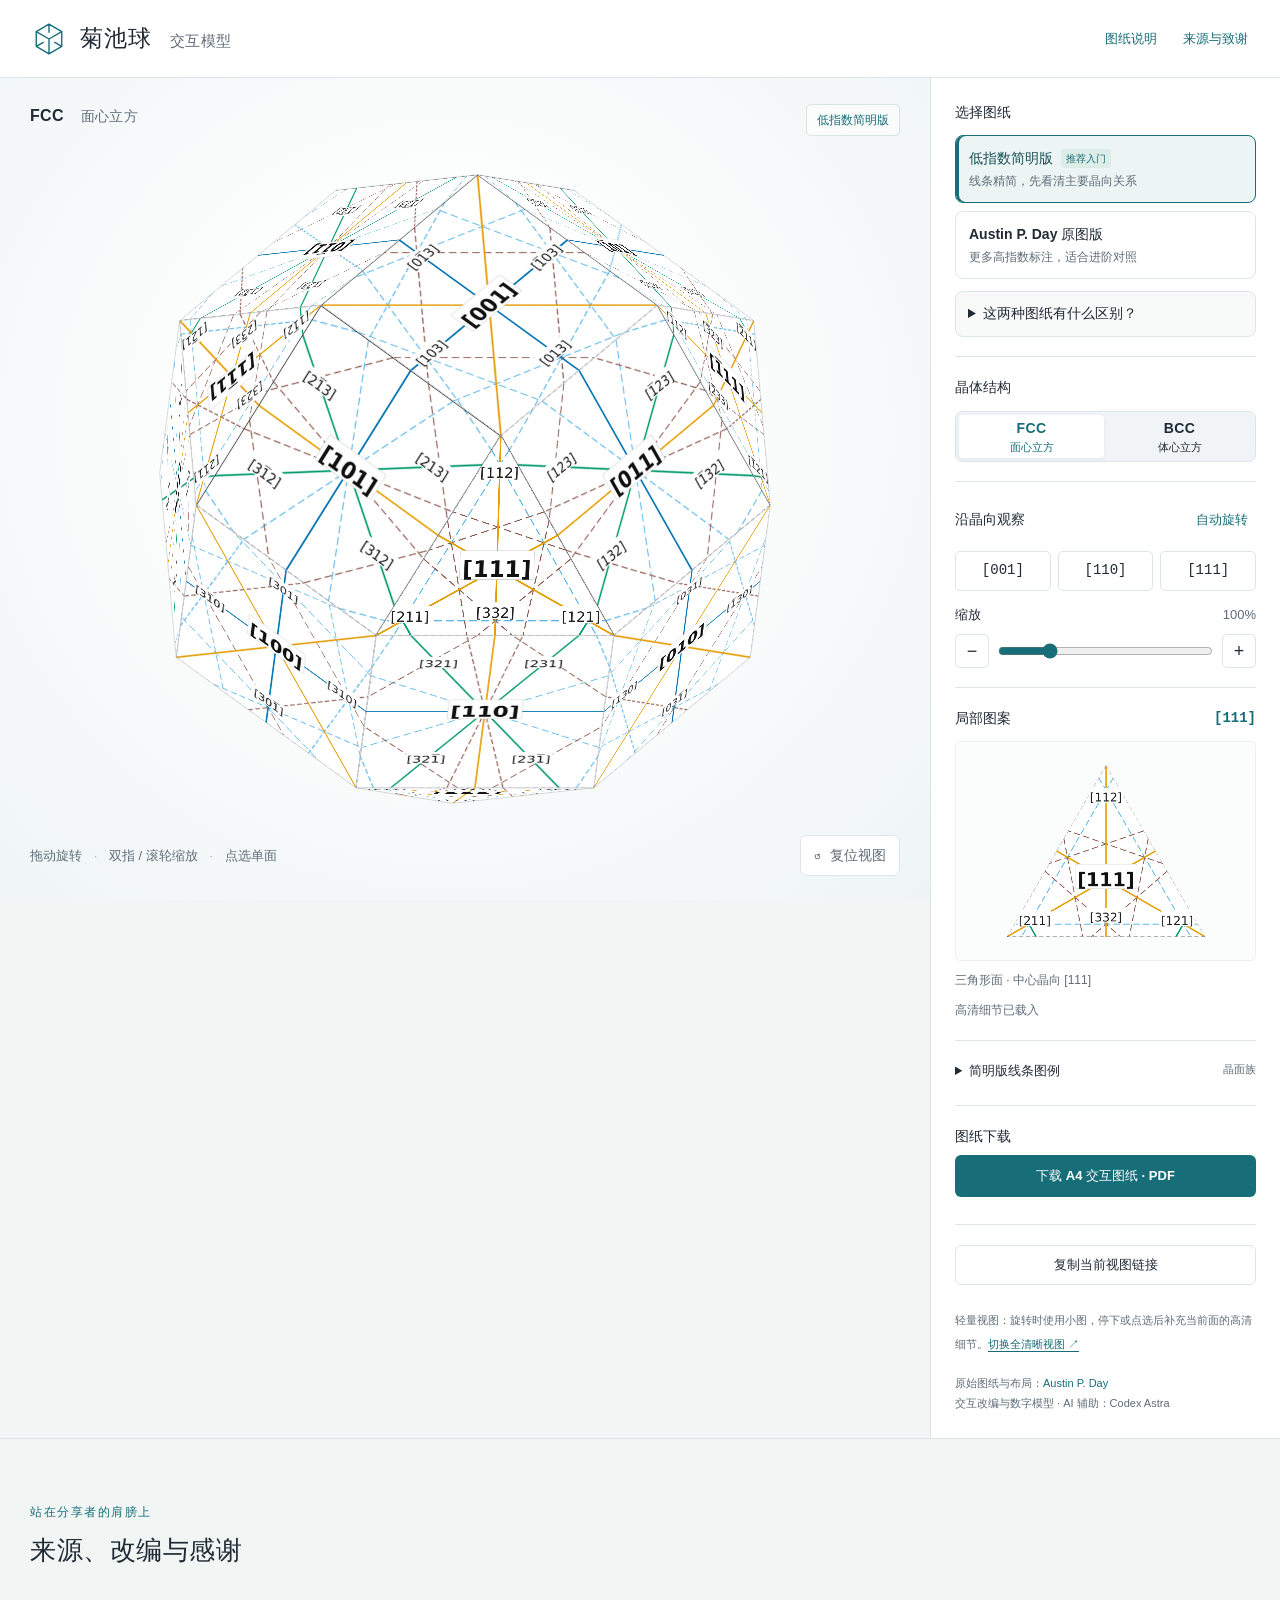
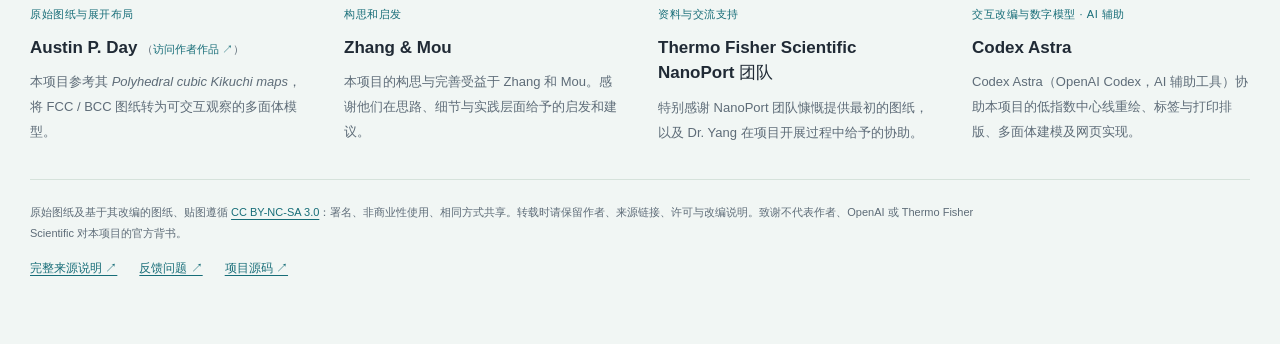
<file: index.html>
<!doctype html>
<html lang="zh-CN">
<head>
  <meta charset="utf-8">
  <meta name="apple-mobile-web-app-title" content="菊池球">
  <link rel="apple-touch-icon" sizes="180x180" href="assets/icons/apple-touch-icon-v4-preview.png">
  <link rel="icon" type="image/png" sizes="32x32" href="assets/icons/favicon-32-v4-preview.png">
  <meta name="viewport" content="width=device-width, initial-scale=1">
  <meta name="description" content="从低指数简明版开始，旋转观察 FCC / BCC 菊池球，再用 Austin P. Day 原图探索更多晶带轴。">
  <script>location.replace('index-lite.html' + location.search + location.hash);</script>
  <title>菊池球 · FCC / BCC 交互模型</title>
</head>
<body><p><a href="index-lite.html">打开菊池球数字交互模型</a></p></body>
</html>
</file>
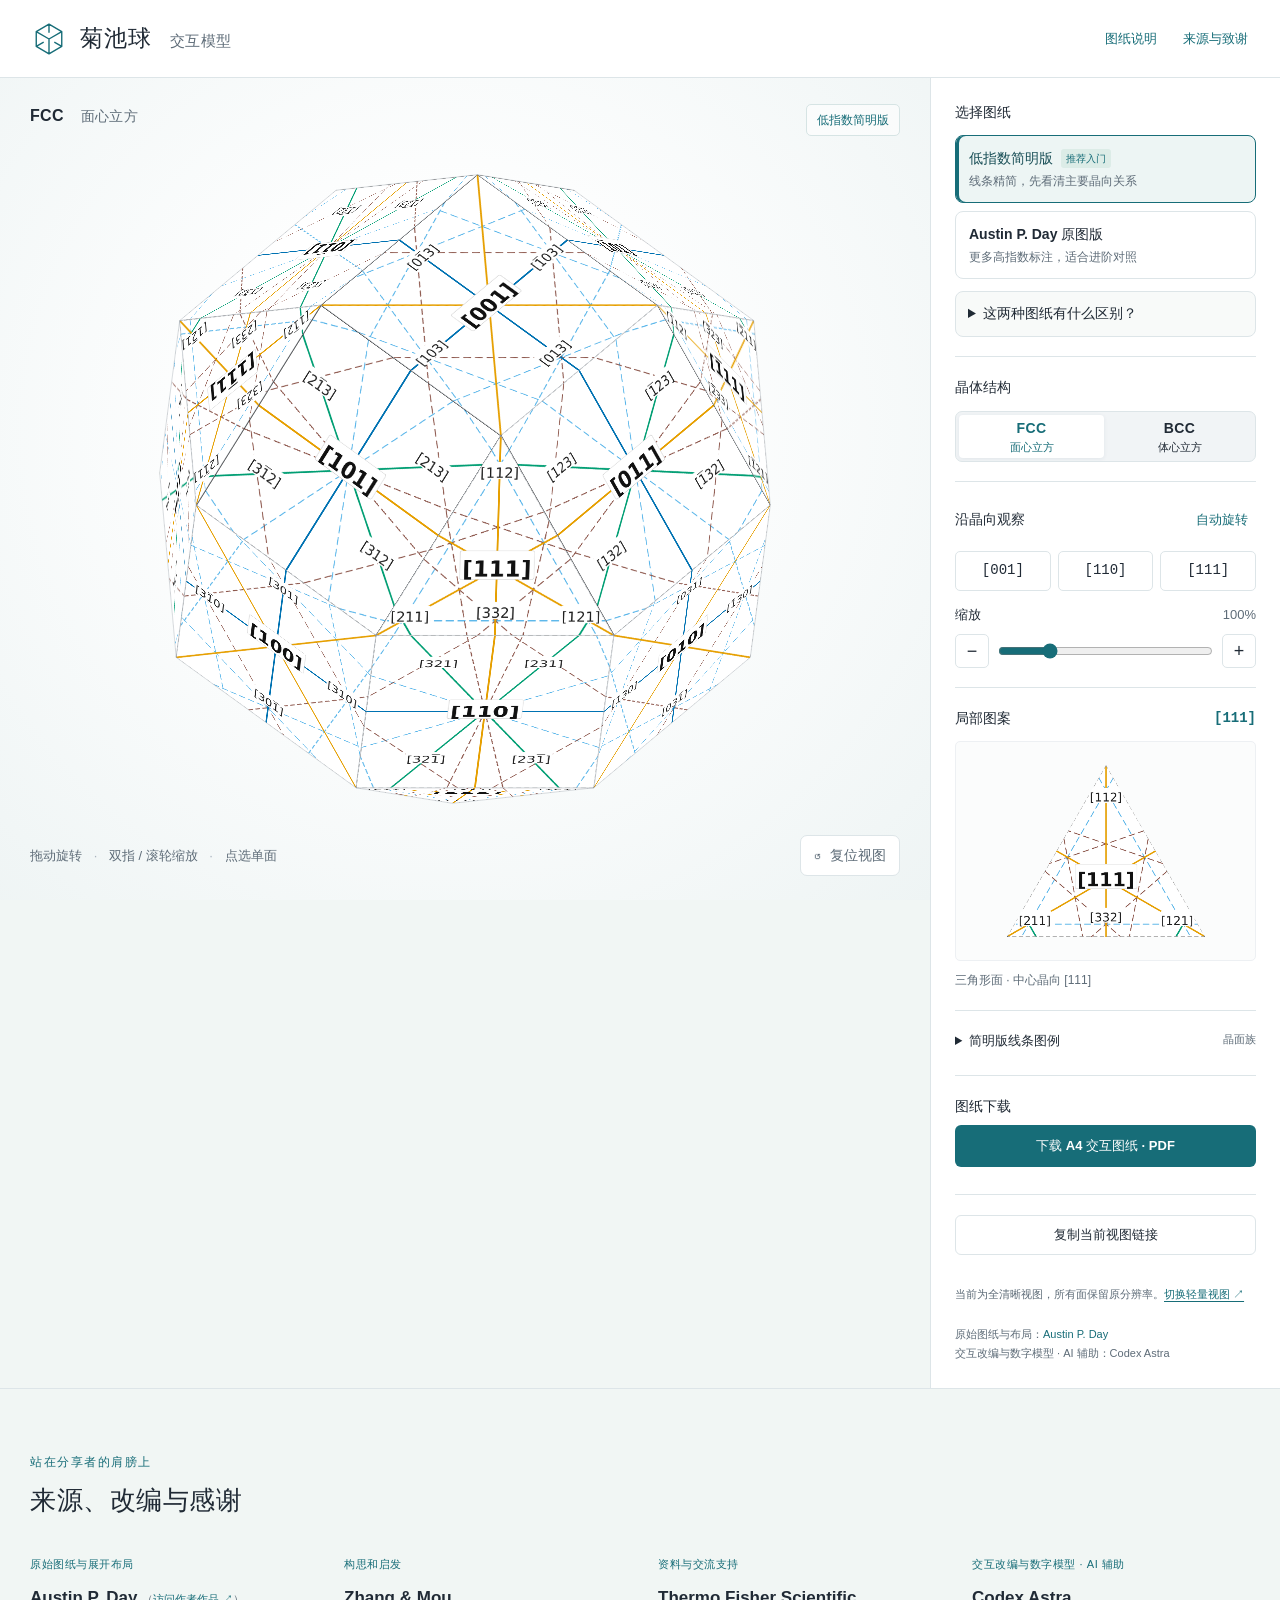
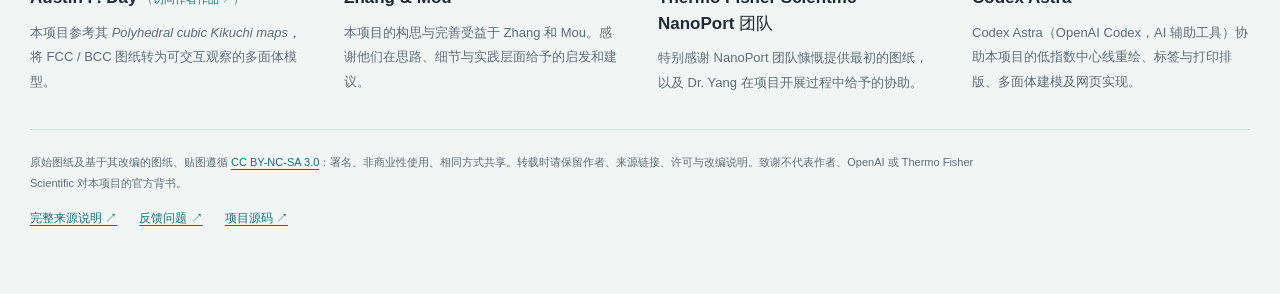
<file: index-drawings.html>
<!doctype html>
<html lang="zh-CN">
<head>
  <meta charset="utf-8">
  <meta name="apple-mobile-web-app-title" content="菊池球">
  <link rel="apple-touch-icon" sizes="180x180" href="assets/icons/apple-touch-icon-v4-preview.png">
  <link rel="icon" type="image/png" sizes="32x32" href="assets/icons/favicon-32-v4-preview.png">
  <meta name="viewport" content="width=device-width, initial-scale=1">
  <meta name="description" content="旋转观察 FCC / BCC 菊池球，从低指数简明版理解晶带轴与晶面族，再用 Austin P. Day 原图版探索更多高指数标注。支持单面查看、视图分享与 A4 图纸下载。">
  <meta name="theme-color" content="#176d78">
  <meta property="og:title" content="菊池球 · FCC / BCC 交互模型">
  <meta property="og:description" content="从低指数简明版开始，在同一视角对照 FCC / BCC 与 Austin P. Day 原图。免费在线交互工具。">
  <meta property="og:type" content="website">
  <title>菊池球 · FCC / BCC 交互模型</title>
  <link rel="stylesheet" href="style.css?v=20260909-stats1">
  <script src="model-drawings.js" defer></script>
  <script src="model-lite.js" defer></script>
  <script src="preview.js?v=1" defer></script>
  <script src="viewer-drawings.js?v=20260909-wording1" defer></script>
  <script src="usage-stats.js?v=20260911-retry1" defer></script>
</head>
<body class="teaching-app">
  <a class="skip-link" href="#controls">跳到模型控制</a>
  <header class="header">
    <div class="identity"><svg aria-hidden="true" viewBox="0 0 32 32"><path d="M16 2 28 9v14l-12 7L4 23V9Z M4 9l12 7 12-7M16 16v14M16 2v8M4 23l7-4M28 23l-7-4"/></svg><h1>菊池球<span>交互模型</span></h1></div>
    <nav aria-label="页面导航"><a href="#guide">图纸说明</a><a href="#credits">来源与致谢</a></nav>
  </header>
  <main>
    <section class="stage" aria-label="菊池球三维观察区">
      <div class="stage-top"><div><span class="model-tag" id="model-tag">FCC <span>面心立方</span></span></div><span class="edition-tag" id="edition-tag">低指数简明版</span></div>
      <canvas id="viewer" tabindex="0" aria-label="菊池球模型。拖动或按方向键旋转，滚轮或加减键缩放，点击表面查看图案，Home 键复位。也可在模型控制中选择晶向。" aria-busy="true"></canvas>
      <div id="loading" class="loading" role="status"><span id="loading-message">正在载入低指数简明版…</span><button id="retry" type="button" hidden>重新载入</button></div>
      <noscript><p class="loading">请启用 JavaScript 查看交互模型。也可在下方下载 A4 交互图纸。</p></noscript>
      <div class="stage-bottom"><span>拖动旋转 <i>·</i> 双指 / 滚轮缩放 <i>·</i> 点选单面</span><button id="reset" class="reset" type="button" title="快捷键 Home">↺ <span>复位视图</span></button></div>
    </section>
    <aside id="controls" class="panel" aria-label="模型观察控制" tabindex="-1">
      <section class="control-block edition-block">
        <div class="row"><h2>选择图纸</h2></div>
        <div class="edition-options" role="group" aria-label="选择图纸版本">
          <button type="button" data-edition="teaching" aria-pressed="true"><span class="edition-title">低指数简明版 <small>推荐入门</small></span><span class="edition-subtitle">线条精简，先看清主要晶向关系</span></button>
          <button type="button" data-edition="day" aria-pressed="false"><span class="edition-title">Austin P. Day 原图版</span><span class="edition-subtitle">更多高指数标注，适合进阶对照</span></button>
        </div>
        <details id="guide" class="reading-note"><summary>这两种图纸有什么区别？</summary><div><p><strong>低指数简明版（Strict）</strong>：从各分量绝对值不超过 3 的候选晶面中按 FCC / BCC 反射条件筛选，将共线的高次反射合并为中心线，并仅标注保留线条形成的部分晶带轴交点。它用于减少视觉负担，不是所有低指数晶向的完整目录。</p><p><strong>Austin P. Day 原图版</strong>：保留所提供图纸中更丰富的线条、色彩与高指数标注。当前 BCC 原图分辨率较低，放大后清晰度受源图限制；可访问作者的作品页面查阅原始资料。</p><p>模型由 18 个正方形面与 8 个三角形面组成，展示预先绘制的图案，不实时计算衍射花样、晶格常数或菊池带强度。</p></div></details>
      </section>
      <section class="control-block crystal-block">
        <h2>晶体结构</h2>
        <div class="segmented" role="group" aria-label="选择晶体类型"><button type="button" data-model="FCC" aria-pressed="true">FCC <span>面心立方</span></button><button type="button" data-model="BCC" aria-pressed="false">BCC <span>体心立方</span></button></div>
      </section>
      <section class="control-block view-block">
        <div class="row"><h2>沿晶向观察</h2><button type="button" id="spin" class="text-button" aria-pressed="false">自动旋转</button></div>
        <div class="views" role="group" aria-label="观察方向"><button type="button" data-view="001" aria-pressed="false">[001]</button><button type="button" data-view="110" aria-pressed="false">[110]</button><button type="button" data-view="111" aria-pressed="false">[111]</button></div>
        <div class="row zoom-row"><label for="zoom">缩放</label><output for="zoom" id="zoom-value">100%</output></div>
        <div class="zoom-control"><button id="zoom-out" aria-label="缩小" type="button">−</button><input id="zoom" type="range" min="55" max="260" step="1" value="100" aria-label="模型缩放比例"><button id="zoom-in" aria-label="放大" type="button">+</button></div>
      </section>
      <section class="control-block face-block">
        <div class="row"><h2>局部图案</h2><span id="face-label" class="face-label">—</span></div>
        <div class="face-preview"><canvas id="face-preview" width="512" height="512" role="img" aria-label="所选晶向的图纸局部"></canvas></div>
        <label for="face-picker" hidden>选择晶向并转到对应面</label><select id="face-picker" disabled hidden><option>正在载入晶向…</option></select>
        <p class="detail" id="face-description">点选模型表面，查看对应的局部图案。</p>
      </section>
      <details id="legend-block" class="legend-block"><summary>简明版线条图例 <span>晶面族</span></summary><div id="legend" class="legend"></div><p class="detail">不同晶面族以颜色和线型区分。<br>晶向以 [uvw] 标注；数字上方的横杠表示该指数为负。</p></details>
      <section id="download-block" class="control-block download-block" aria-label="图纸与下载">
        <h2>图纸下载</h2><div id="source-links"><a class="download-link" href="source/reference.pdf" download="Kikuchi_FCC_BCC_LowIndex_A4.pdf" data-goatcounter-click="download-a4-pdf" data-goatcounter-title="A4 Kikuchi drawing PDF download" data-goatcounter-no-session="1">下载 A4 交互图纸 · PDF</a></div>
      </section>
      <div class="share-block"><button id="share" type="button">复制当前视图链接</button><span id="share-status" role="status"></span><input id="share-fallback" aria-label="当前视图链接，可手动复制" readonly hidden></div>
      <p class="render-note">当前为全清晰视图，所有面保留原分辨率。<a href="index-lite.html" id="render-mode-link">切换轻量视图 ↗</a></p>
      <p class="panel-credit">原始图纸与布局：<a href="#credits">Austin P. Day</a><br>交互改编与数字模型 · AI 辅助：Codex Astra</p>
    </aside>
  </main>
  <footer id="credits" class="credits-section" aria-labelledby="credits-title">
    <div class="section-intro"><p class="eyebrow">站在分享者的肩膀上</p><h2 id="credits-title">来源、改编与感谢</h2></div>
    <div class="credit-grid">
      <article><p class="credit-role">原始图纸与展开布局</p><h3>Austin P. Day <small class="credit-source">（<a href="https://www.thingiverse.com/thing:969758" target="_blank" rel="noopener" aria-label="查看 Austin P. Day 的作品与原始资料">访问作者作品 ↗</a>）</small></h3><p>本项目参考其 <em>Polyhedral cubic Kikuchi maps</em>，将 FCC / BCC 图纸转为可交互观察的多面体模型。</p></article>
      <article><p class="credit-role">构思和启发</p><h3>Zhang &amp; Mou</h3><p>本项目的构思与完善受益于 Zhang 和 Mou。感谢他们在思路、细节与实践层面给予的启发和建议。</p></article>
      <article><p class="credit-role">资料与交流支持</p><h3>Thermo Fisher Scientific NanoPort 团队</h3><p>特别感谢 NanoPort 团队慷慨提供最初的图纸，以及 Dr. Yang 在项目开展过程中给予的协助。</p></article>
      <article><p class="credit-role">交互改编与数字模型 · AI 辅助</p><h3>Codex Astra</h3><p>Codex Astra（OpenAI Codex，AI 辅助工具）协助本项目的低指数中心线重绘、标签与打印排版、多面体建模及网页实现。</p></article>
    </div>
    <div class="license-note"><p>原始图纸及基于其改编的图纸、贴图遵循 <a href="https://creativecommons.org/licenses/by-nc-sa/3.0/" target="_blank" rel="license noopener">CC BY-NC-SA 3.0</a>：署名、非商业性使用、相同方式共享。转载时请保留作者、来源链接、许可与改编说明。致谢不代表作者、OpenAI 或 Thermo Fisher Scientific 对本项目的官方背书。</p><a href="https://github.com/AbigaleLu/kikuchi-sphere-interactive/blob/main/ATTRIBUTION.md" target="_blank" rel="noopener">完整来源说明 ↗</a><a href="https://github.com/AbigaleLu/kikuchi-sphere-interactive/issues" target="_blank" rel="noopener">反馈问题 ↗</a><a href="https://github.com/AbigaleLu/kikuchi-sphere-interactive" target="_blank" rel="noopener">项目源码 ↗</a></div>
    <p class="usage-stats" id="usage-stats" hidden><span>轻量访问 <span data-usage-path="/kikuchi/lite">0</span></span> · <span>全清晰访问 <span data-usage-path="/kikuchi/full">0</span></span> · <span>图纸下载 <span data-usage-path="download-a4-pdf">0</span></span></p>
  </footer>
  <script data-goatcounter="https://abigalelu.goatcounter.com/count" data-goatcounter-settings='{"path":"/kikuchi/full"}' async src="https://gc.zgo.at/count.js"></script>
</body>
</html>
</file>
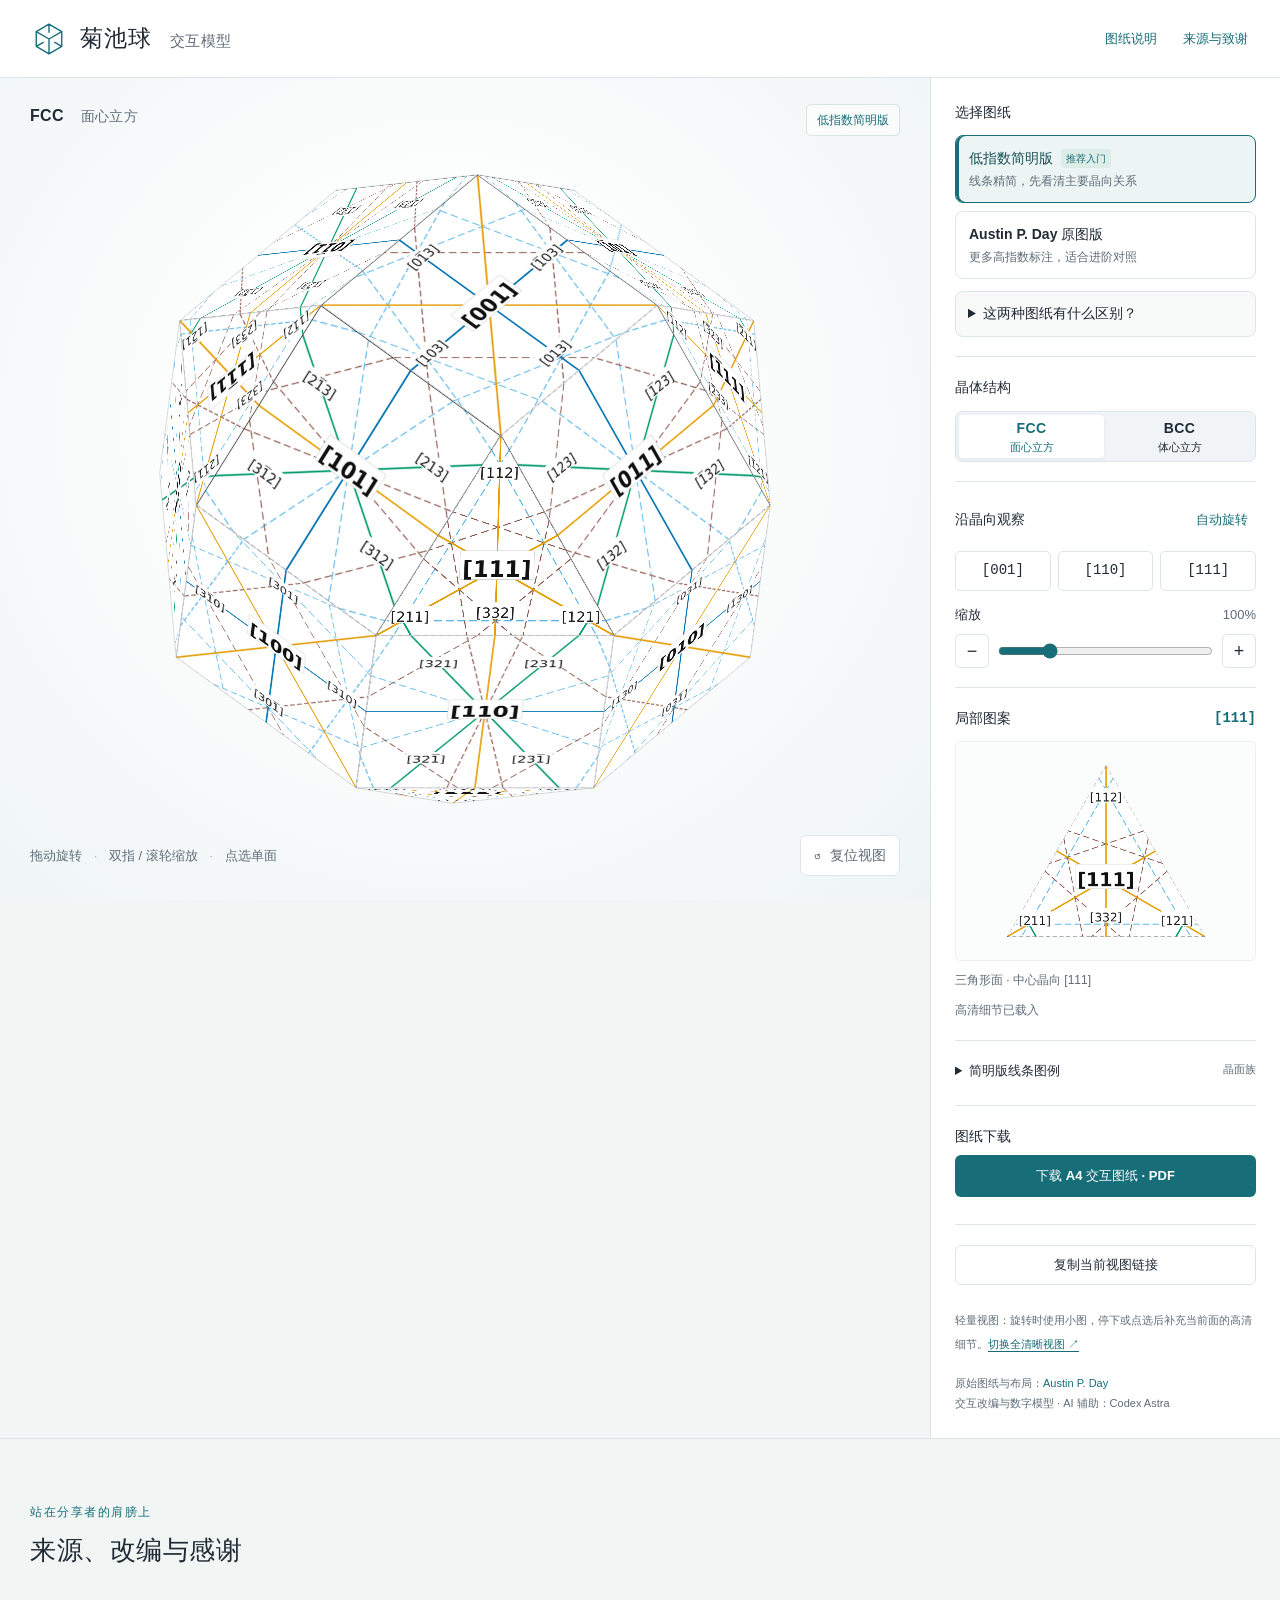
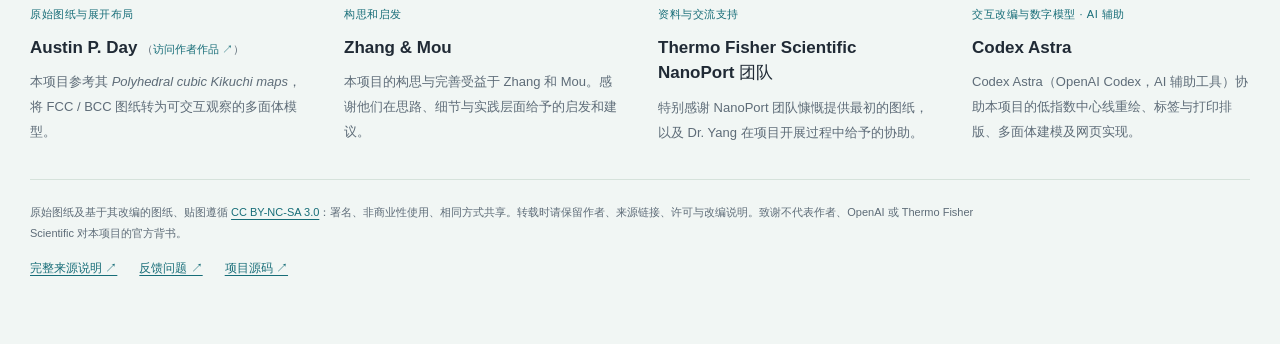
<file: index-lite.html>
<!doctype html>
<html lang="zh-CN">
<head>
  <meta charset="utf-8">
  <meta name="apple-mobile-web-app-title" content="菊池球">
  <link rel="apple-touch-icon" sizes="180x180" href="assets/icons/apple-touch-icon-v4-preview.png">
  <link rel="icon" type="image/png" sizes="32x32" href="assets/icons/favicon-32-v4-preview.png">
  <meta name="viewport" content="width=device-width, initial-scale=1">
  <meta name="description" content="旋转观察 FCC / BCC 菊池球，从低指数简明版理解晶带轴与晶面族，再用 Austin P. Day 原图版探索更多高指数标注。支持单面查看、视图分享与 A4 图纸下载。">
  <meta name="theme-color" content="#176d78">
  <meta property="og:title" content="菊池球 · FCC / BCC 交互模型">
  <meta property="og:description" content="从低指数简明版开始，在同一视角对照 FCC / BCC 与 Austin P. Day 原图。免费在线交互工具。">
  <meta property="og:type" content="website">
  <title>菊池球 · FCC / BCC 轻量交互模型</title>
  <link rel="stylesheet" href="style.css?v=20260909-stats1">
  <link rel="stylesheet" href="style-lite.css?v=20260910-progress1">
  <script src="model-drawings.js" defer></script>
  <script src="model-lite.js" defer></script>
  <script src="preview.js?v=1" defer></script>
  <script src="texture-loader-lite.js?v=20260910-progress1" defer></script>
  <script src="viewer-lite.js?v=20260910-progress2" defer></script>
  <script src="usage-stats.js?v=20260911-retry1" defer></script>
</head>
<body class="teaching-app lite-app">
  <a class="skip-link" href="#controls">跳到模型控制</a>
  <header class="header">
    <div class="identity"><svg aria-hidden="true" viewBox="0 0 32 32"><path d="M16 2 28 9v14l-12 7L4 23V9Z M4 9l12 7 12-7M16 16v14M16 2v8M4 23l7-4M28 23l-7-4"/></svg><h1>菊池球<span>交互模型</span></h1></div>
    <nav aria-label="页面导航"><a href="#guide">图纸说明</a><a href="#credits">来源与致谢</a></nav>
  </header>
  <main>
    <section class="stage" aria-label="菊池球三维观察区">
      <div class="stage-top"><div><span class="model-tag" id="model-tag">FCC <span>面心立方</span></span></div><span class="edition-tag" id="edition-tag">低指数简明版</span></div>
      <canvas id="viewer" tabindex="0" aria-label="菊池球模型。拖动或按方向键旋转，滚轮或加减键缩放，点击表面查看图案，Home 键复位。也可在模型控制中选择晶向。" aria-busy="true"></canvas>
      <div id="loading" class="loading" role="status"><span id="loading-message">正在载入低指数简明版…</span><progress id="loading-progress" aria-label="图纸加载进度"></progress><button id="retry-model" type="button" hidden>重新载入</button></div>
      <noscript><p class="loading">请启用 JavaScript 查看交互模型。也可在下方下载 A4 交互图纸。</p></noscript>
      <div class="stage-bottom"><span>拖动旋转 <i>·</i> 双指 / 滚轮缩放 <i>·</i> 点选单面</span><button id="reset" class="reset" type="button" title="快捷键 Home">↺ <span>复位视图</span></button></div>
    </section>
    <aside id="controls" class="panel" aria-label="模型观察控制" tabindex="-1">
      <section class="control-block edition-block">
        <div class="row"><h2>选择图纸</h2></div>
        <div class="edition-options" role="group" aria-label="选择图纸版本">
          <button type="button" data-edition="teaching" aria-pressed="true"><span class="edition-title">低指数简明版 <small>推荐入门</small></span><span class="edition-subtitle">线条精简，先看清主要晶向关系</span></button>
          <button type="button" data-edition="day" aria-pressed="false"><span class="edition-title">Austin P. Day 原图版</span><span class="edition-subtitle">更多高指数标注，适合进阶对照</span></button>
        </div>
        <details id="guide" class="reading-note"><summary>这两种图纸有什么区别？</summary><div><p><strong>低指数简明版（Strict）</strong>：从各分量绝对值不超过 3 的候选晶面中按 FCC / BCC 反射条件筛选，将共线的高次反射合并为中心线，并仅标注保留线条形成的部分晶带轴交点。它用于减少视觉负担，不是所有低指数晶向的完整目录。</p><p><strong>Austin P. Day 原图版</strong>：保留所提供图纸中更丰富的线条、色彩与高指数标注。当前 BCC 原图分辨率较低，放大后清晰度受源图限制；可访问作者的作品页面查阅原始资料。</p><p>模型由 18 个正方形面与 8 个三角形面组成，展示预先绘制的图案，不实时计算衍射花样、晶格常数或菊池带强度。</p></div></details>
      </section>
      <section class="control-block crystal-block">
        <h2>晶体结构</h2>
        <div class="segmented" role="group" aria-label="选择晶体类型"><button type="button" data-model="FCC" aria-pressed="true">FCC <span>面心立方</span></button><button type="button" data-model="BCC" aria-pressed="false">BCC <span>体心立方</span></button></div>
      </section>
      <section class="control-block view-block">
        <div class="row"><h2>沿晶向观察</h2><button type="button" id="spin" class="text-button" aria-pressed="false">自动旋转</button></div>
        <div class="views" role="group" aria-label="观察方向"><button type="button" data-view="001" aria-pressed="false">[001]</button><button type="button" data-view="110" aria-pressed="false">[110]</button><button type="button" data-view="111" aria-pressed="false">[111]</button></div>
        <div class="row zoom-row"><label for="zoom">缩放</label><output for="zoom" id="zoom-value">100%</output></div>
        <div class="zoom-control"><button id="zoom-out" aria-label="缩小" type="button">−</button><input id="zoom" type="range" min="55" max="260" step="1" value="100" aria-label="模型缩放比例"><button id="zoom-in" aria-label="放大" type="button">+</button></div>
      </section>
      <section class="control-block face-block">
        <div class="row"><h2>局部图案</h2><span id="face-label" class="face-label">—</span></div>
        <div class="face-preview"><canvas id="face-preview" width="512" height="512" role="img" aria-label="所选晶向的图纸局部"></canvas></div>
        <label for="face-picker" hidden>选择晶向并转到对应面</label><select id="face-picker" disabled hidden><option>正在载入晶向…</option></select>
        <p class="detail" id="face-description">点选模型表面，查看对应的局部图案。</p>
        <p class="detail" id="detail-status" role="status"></p><progress id="detail-progress" aria-label="图纸加载进度" hidden></progress><button id="retry-detail" class="text-button" type="button" hidden>重试高清图</button>
      </section>
      <details id="legend-block" class="legend-block"><summary>简明版线条图例 <span>晶面族</span></summary><div id="legend" class="legend"></div><p class="detail">不同晶面族以颜色和线型区分。<br>晶向以 [uvw] 标注；数字上方的横杠表示该指数为负。</p></details>
      <section id="download-block" class="control-block download-block" aria-label="图纸与下载">
        <h2>图纸下载</h2><div id="source-links"><a class="download-link" href="source/reference.pdf" download="Kikuchi_FCC_BCC_LowIndex_A4.pdf" data-goatcounter-click="download-a4-pdf" data-goatcounter-title="A4 Kikuchi drawing PDF download" data-goatcounter-no-session="1">下载 A4 交互图纸 · PDF</a></div>
      </section>
      <div class="share-block"><button id="share" type="button">复制当前视图链接</button><span id="share-status" role="status"></span><input id="share-fallback" aria-label="当前视图链接，可手动复制" readonly hidden></div>
      <p class="render-note">轻量视图：旋转时使用小图，停下或点选后补充当前面的高清细节。<a href="index-drawings.html" id="render-mode-link">切换全清晰视图 ↗</a></p>
      <p class="panel-credit">原始图纸与布局：<a href="#credits">Austin P. Day</a><br>交互改编与数字模型 · AI 辅助：Codex Astra</p>
    </aside>
  </main>
  <footer id="credits" class="credits-section" aria-labelledby="credits-title">
    <div class="section-intro"><p class="eyebrow">站在分享者的肩膀上</p><h2 id="credits-title">来源、改编与感谢</h2></div>
    <div class="credit-grid">
      <article><p class="credit-role">原始图纸与展开布局</p><h3>Austin P. Day <small class="credit-source">（<a href="https://www.thingiverse.com/thing:969758" target="_blank" rel="noopener" aria-label="查看 Austin P. Day 的作品与原始资料">访问作者作品 ↗</a>）</small></h3><p>本项目参考其 <em>Polyhedral cubic Kikuchi maps</em>，将 FCC / BCC 图纸转为可交互观察的多面体模型。</p></article>
      <article><p class="credit-role">构思和启发</p><h3>Zhang &amp; Mou</h3><p>本项目的构思与完善受益于 Zhang 和 Mou。感谢他们在思路、细节与实践层面给予的启发和建议。</p></article>
      <article><p class="credit-role">资料与交流支持</p><h3>Thermo Fisher Scientific NanoPort 团队</h3><p>特别感谢 NanoPort 团队慷慨提供最初的图纸，以及 Dr. Yang 在项目开展过程中给予的协助。</p></article>
      <article><p class="credit-role">交互改编与数字模型 · AI 辅助</p><h3>Codex Astra</h3><p>Codex Astra（OpenAI Codex，AI 辅助工具）协助本项目的低指数中心线重绘、标签与打印排版、多面体建模及网页实现。</p></article>
    </div>
    <div class="license-note"><p>原始图纸及基于其改编的图纸、贴图遵循 <a href="https://creativecommons.org/licenses/by-nc-sa/3.0/" target="_blank" rel="license noopener">CC BY-NC-SA 3.0</a>：署名、非商业性使用、相同方式共享。转载时请保留作者、来源链接、许可与改编说明。致谢不代表作者、OpenAI 或 Thermo Fisher Scientific 对本项目的官方背书。</p><a href="https://github.com/AbigaleLu/kikuchi-sphere-interactive/blob/main/ATTRIBUTION.md" target="_blank" rel="noopener">完整来源说明 ↗</a><a href="https://github.com/AbigaleLu/kikuchi-sphere-interactive/issues" target="_blank" rel="noopener">反馈问题 ↗</a><a href="https://github.com/AbigaleLu/kikuchi-sphere-interactive" target="_blank" rel="noopener">项目源码 ↗</a></div>
    <p class="usage-stats" id="usage-stats" hidden><span>轻量访问 <span data-usage-path="/kikuchi/lite">0</span></span> · <span>全清晰访问 <span data-usage-path="/kikuchi/full">0</span></span> · <span>图纸下载 <span data-usage-path="download-a4-pdf">0</span></span></p>
  </footer>
  <script data-goatcounter="https://abigalelu.goatcounter.com/count" data-goatcounter-settings='{"path":"/kikuchi/lite"}' async src="https://gc.zgo.at/count.js"></script>
</body>
</html>
</file>
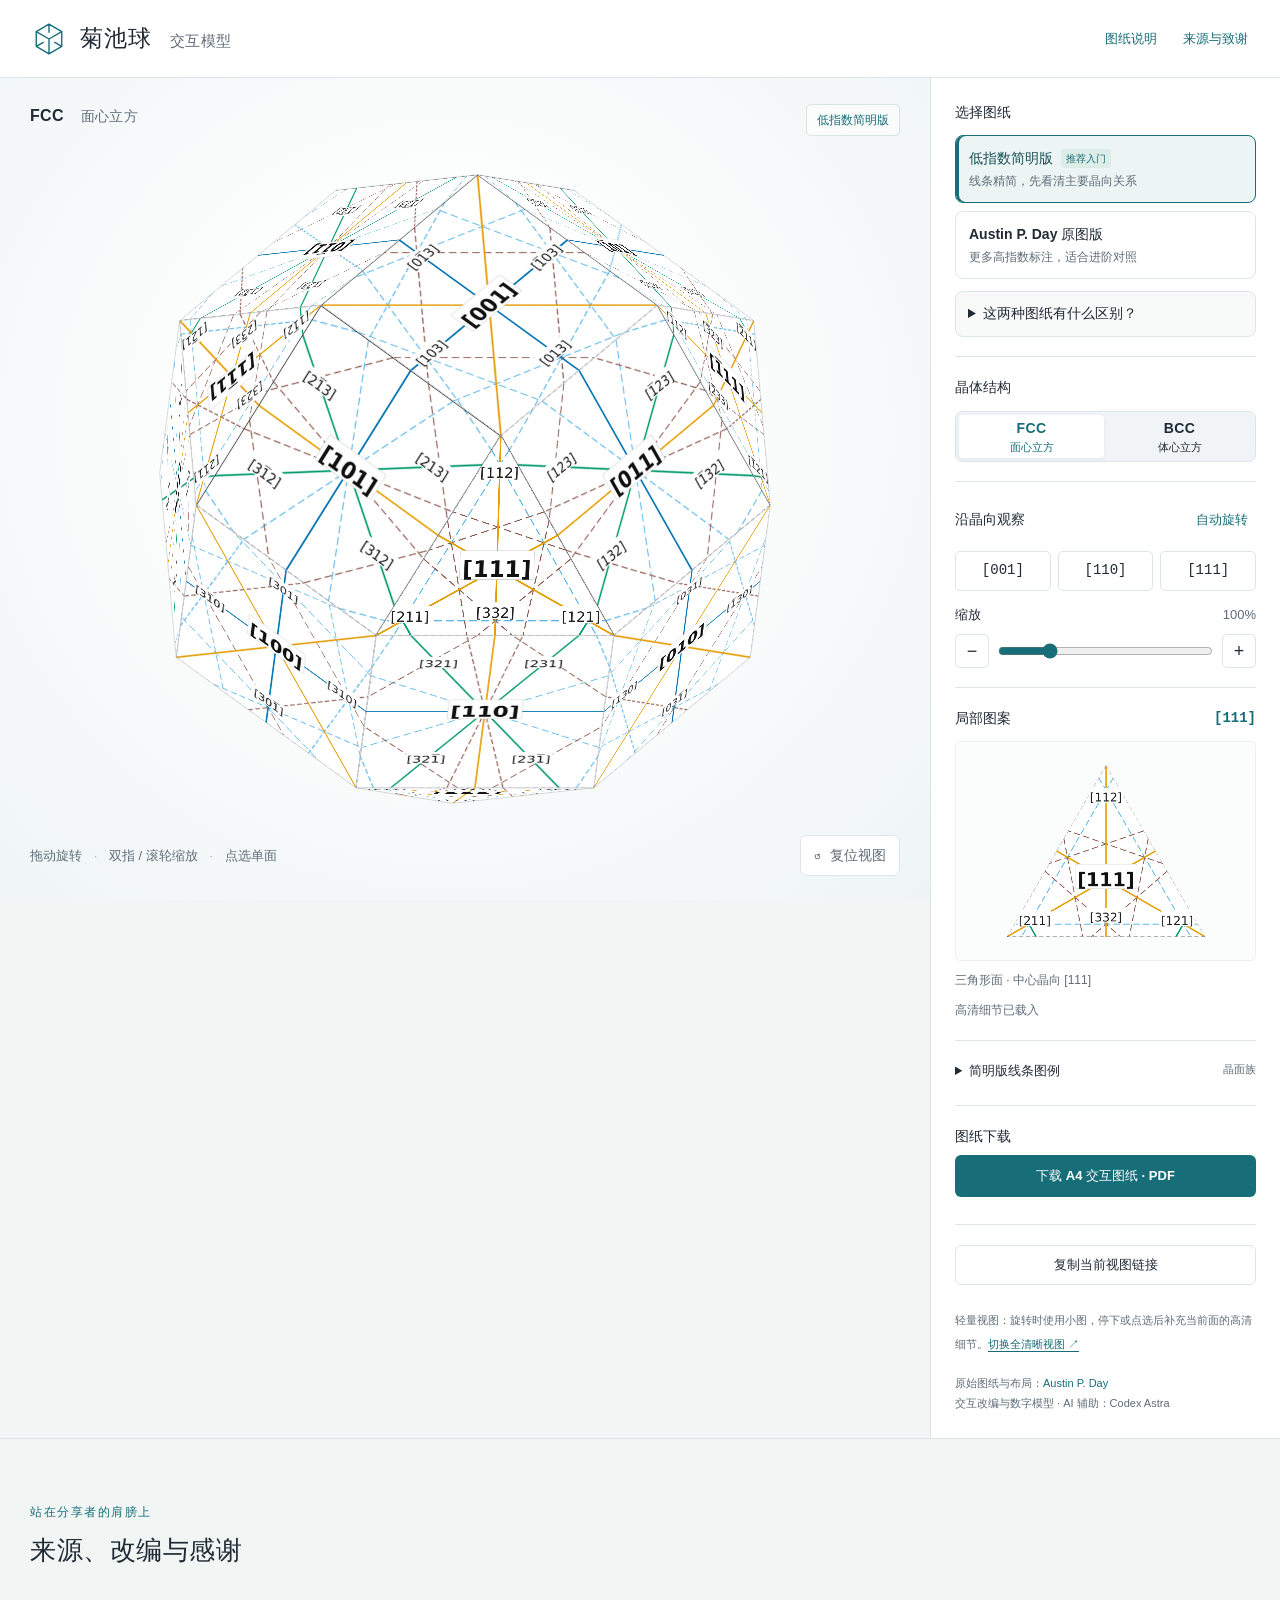
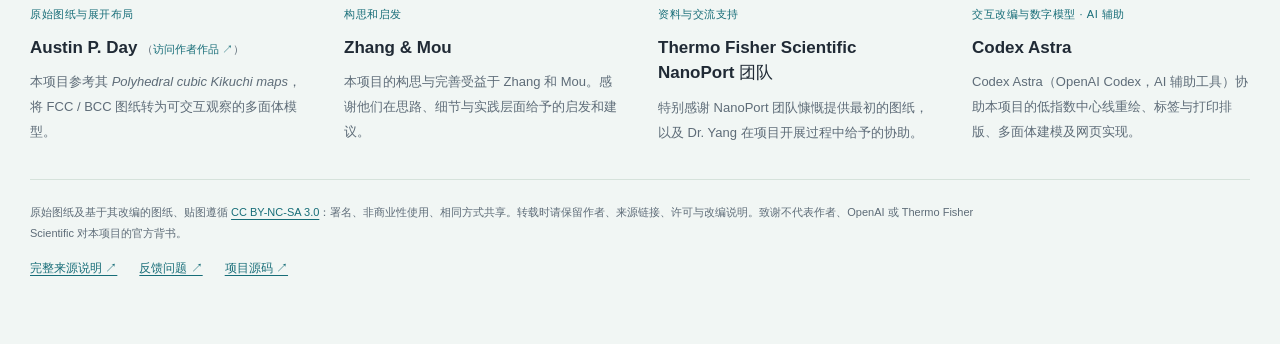
<file: index-original.html>
<!doctype html>
<html lang="zh-CN">
<head>
  <meta charset="utf-8">
  <meta name="apple-mobile-web-app-title" content="菊池球">
  <link rel="apple-touch-icon" sizes="180x180" href="assets/icons/apple-touch-icon-v4-preview.png">
  <link rel="icon" type="image/png" sizes="32x32" href="assets/icons/favicon-32-v4-preview.png">
  <meta name="viewport" content="width=device-width, initial-scale=1">
  <title>菊池球 · 低指数简明版</title>
  <script>const query = new URLSearchParams(location.search); query.set('edition','teaching'); location.replace('index-lite.html?' + query + location.hash);</script>
</head>
<body><p>低指数简明版已整合到统一界面。<a href="index-lite.html?edition=teaching">打开低指数交互模型</a></p></body>
</html>
</file>
<file: style.css>
:root{font-family:-apple-system,BlinkMacSystemFont,"Segoe UI","PingFang SC","Microsoft YaHei",sans-serif;color:#202a35;background:#fff;font-size:16px;font-synthesis:none;color-scheme:light;--accent:#176d78;--border:#e2e7eb;--muted:#687482}
*{box-sizing:border-box}body{margin:0}button,input,a{-webkit-tap-highlight-color:transparent}button,input{font:inherit}button{cursor:pointer;color:inherit}button:focus-visible,a:focus-visible,input:focus-visible,canvas:focus-visible{outline:3px solid #258b9d;outline-offset:4px}button{transition:background .15s,color .15s;border:1px solid var(--border);background:#fff}button:hover{background:#edf3f5}button:disabled{opacity:.4;cursor:default}button[aria-pressed=true]{color:#fff;background:var(--accent);border-color:var(--accent)}
.header{height:84px;border-bottom:1px solid var(--border);display:flex;align-items:center;justify-content:space-between;padding:0 34px}.identity{display:flex;gap:14px;align-items:center}.identity svg{width:34px;height:34px;fill:none;stroke:var(--accent);stroke-width:1.3;stroke-linejoin:round}h1{font-size:23px;letter-spacing:.04em;font-weight:650;margin:0}h1 span{font-size:15px;color:var(--muted);font-weight:400;margin-left:18px;letter-spacing:.03em}.version{font-size:13px;color:var(--muted);white-space:nowrap}.version span{padding:0 7px}
main{display:grid;grid-template-columns:minmax(0,1fr) 294px;min-height:calc(100svh - 84px)}.stage{position:relative;min-width:0;height:calc(100svh - 84px);min-height:550px;overflow:hidden;background:radial-gradient(ellipse at 48% 43%,#fff 24%,#f1f4f6 100%)}canvas{width:100%;height:100%;display:block;touch-action:none;cursor:grab}canvas:active{cursor:grabbing}.stage-top,.stage-bottom{position:absolute;left:30px;right:30px;display:flex;align-items:center;justify-content:space-between;gap:14px;pointer-events:none}.stage-top{top:28px}.model-tag{font-weight:650;font-size:16px;letter-spacing:.02em}.model-tag span{font-size:14px;color:var(--muted);font-weight:400;margin-left:12px}.geometry-tag{font-size:13px;color:var(--muted)}.stage-bottom{bottom:24px;font-size:13px;color:var(--muted)}.stage-bottom i{font-style:normal;color:#aab4bf;padding:0 8px}.reset{padding:9px 13px;border-radius:7px;pointer-events:auto;font-size:14px;white-space:nowrap}.reset span{margin-left:5px}.loading{position:absolute;left:50%;top:45%;transform:translate(-50%,-50%);padding:18px 22px;background:#fff;box-shadow:0 4px 30px #1a344219;border:1px solid var(--border);border-radius:8px;font-size:15px;max-width:80%}.loading[hidden]{display:none}
.panel{padding:27px 24px 22px;border-left:1px solid var(--border);background:#fff;display:flex;flex-direction:column;gap:22px}.control-block{padding-bottom:21px;border-bottom:1px solid var(--border)}h2{font-size:14px;font-weight:600;margin:0 0 13px}.segmented{display:flex;border-radius:7px;overflow:hidden;border:1px solid var(--border);padding:3px;background:#f1f4f6;gap:3px}.segmented button{flex:1;height:36px;border:0;border-radius:4px;background:transparent;font-size:14px;font-weight:600;letter-spacing:.08em}.segmented button[aria-pressed=true]{background:#fff;color:#176d78;box-shadow:0 1px 4px #20394c13}.detail{font-size:13px;line-height:1.6;color:var(--muted);margin:9px 0 0}.row{display:flex;align-items:center;justify-content:space-between;gap:8px}.row h2{margin:0}.text-button{border:0;background:transparent;font-size:13px;color:var(--accent);padding:6px 8px;border-radius:4px}.views{display:flex;gap:7px;margin-top:13px}.views button{flex:1;padding:8px 0;font-family:ui-monospace,SFMono-Regular,Consolas,monospace;font-size:14px;border-radius:5px}.zoom-row{font-size:13px;margin-top:20px}.zoom-row output{color:var(--muted);font-variant-numeric:tabular-nums}.zoom-control{display:flex;align-items:center;gap:9px;margin-top:10px}.zoom-control button{height:28px;width:28px;padding:0;flex:none;border-radius:5px;font-size:18px}.zoom-control input{min-width:0;width:100%;margin:0;accent-color:var(--accent);cursor:pointer}.face-label{font-size:14px;font-weight:600;font-family:ui-monospace,SFMono-Regular,Consolas,monospace;color:var(--accent)}.face-preview{aspect-ratio:1;margin-top:12px;display:grid;place-items:center;background:#f8fafb;border:1px solid #edf0f3;border-radius:5px;padding:10px}.face-preview img{width:100%;height:100%;object-fit:contain;min-height:0;min-width:0}.legend{display:flex;flex-wrap:wrap;gap:10px 16px}.legend-item{display:flex;align-items:center;gap:5px;font-family:ui-monospace,SFMono-Regular,Consolas,monospace;font-size:12px}.legend-item svg{width:20px;height:6px;overflow:visible;flex:none}.legend-block h2{margin-bottom:12px}.source-note{margin-top:auto;color:var(--muted);font-size:12px;line-height:1.8}.source-note a{display:block;color:var(--accent);text-decoration:none;margin:6px 0 12px;font-size:13px}.source-note a:hover{text-decoration:underline}.source-note small{font-size:11px;line-height:1.6;color:#7a8692;display:block}
@media(min-height:1000px){.panel{gap:28px;padding-top:32px}.face-preview{margin-top:16px}}
@media(max-width:900px){main{grid-template-columns:minmax(0,1fr) 260px}.panel{padding:24px 18px;gap:20px}.header{padding:0 24px}.stage-top,.stage-bottom{left:20px;right:20px}.stage-bottom{align-items:flex-start;flex-direction:column;gap:12px}.stage-bottom i{padding:0 3px}.geometry-tag{display:none}}
@media(max-width:650px){.header{height:70px;padding:0 18px}h1{font-size:20px}h1 span{font-size:13px;margin-left:12px}.identity{gap:9px}.identity svg{width:27px}.version{font-size:12px}.version span{padding:0 2px}main{display:block}.stage{height:64svh;min-height:410px;max-height:690px}.stage-top{top:21px}.stage-bottom{bottom:17px;flex-direction:row;align-items:center;font-size:12px}.stage-bottom>span{max-width:195px;line-height:1.8}.reset{font-size:12px;padding:8px}.panel{display:grid;grid-template-columns:1fr 1fr;gap:20px 22px;border-left:0;border-top:1px solid var(--border);padding:24px 20px}.control-block{padding-bottom:17px}.face-block{grid-row:span 2;border-bottom:0}.legend-block{grid-column:2}.source-note{grid-column:1/-1;border-top:1px solid var(--border);padding-top:15px}.source-note small{font-size:12px}.source-note a{margin-bottom:6px}}
@media(prefers-reduced-motion:reduce){*{transition:none!important}}

/* Teaching product: the interactive model remains the primary content. */
.teaching-app{--muted:#5e6c78;--border:#dde5e8;line-height:1.5}
.teaching-app .credit-source{font-size:11px;font-weight:400;white-space:nowrap;color:var(--muted)}.teaching-app .credit-source a{display:inline;margin:0;font-size:inherit}
@media(min-width:761px) and (max-width:1050px){.teaching-app .credit-grid{grid-template-columns:repeat(2,minmax(0,1fr))}}
.teaching-app .credit-grid article p+p{margin-top:12px}
.teaching-app .guide-section{padding-top:28px;padding-bottom:28px}.teaching-app .guide-section .reading-note{margin-top:0}
.teaching-app [hidden]{display:none!important}
.teaching-app a{color:var(--accent);text-underline-offset:3px}
.render-note{margin:0;font-size:11px;line-height:1.8;color:var(--muted)}.render-note a{display:inline-block;margin-top:4px}.teaching-app .render-note{grid-column:1/-1}
.teaching-app .header{height:78px;padding:0 32px;gap:20px}
.header nav{display:flex;gap:26px;font-size:13px;white-space:nowrap}.header nav a{text-decoration:none}.header nav a:hover{text-decoration:underline}
.skip-link{position:fixed;left:16px;top:-100px;z-index:20;background:#fff;padding:12px 20px;border:2px solid var(--accent);border-radius:8px}.skip-link:focus{top:12px}
.visually-hidden{position:absolute;width:1px;height:1px;margin:-1px;padding:0;overflow:hidden;clip:rect(0,0,0,0);white-space:nowrap;border:0}
.teaching-app main{grid-template-columns:minmax(0,1fr) 350px;min-height:calc(100svh - 78px);border-bottom:1px solid var(--border)}
.teaching-app .stage{height:calc(100svh - 78px);min-height:610px;position:sticky;top:0;background:radial-gradient(ellipse at 48% 43%,#fff 28%,#eef4f4 100%)}
.teaching-app .stage-top{align-items:flex-start;top:26px}.stage-eyebrow{margin:0 0 8px;color:var(--muted);font-size:13px;letter-spacing:.05em}.edition-tag{font-size:12px;line-height:1.5;padding:6px 10px;border-radius:5px;background:#fff9;border:1px solid #d6e4e4;color:var(--accent);white-space:nowrap}
.teaching-app .panel{padding:24px;gap:20px}.teaching-app h2{font-size:14px;font-weight:650}.teaching-app .control-block{padding-bottom:19px}.quiet-label{font-size:11px;color:var(--muted)}
.edition-options{display:grid;gap:8px;margin-top:12px}.edition-options button{text-align:left;padding:12px 13px;border:1px solid var(--border);border-radius:8px;background:#fff;line-height:1.5}.edition-options button[aria-pressed=true]{background:#edf5f4;border-color:var(--accent);color:#184e56;box-shadow:inset 3px 0 var(--accent)}.edition-options button:hover{background:#f3f8f7}.edition-title{display:flex;align-items:center;gap:8px;font-size:14px;font-weight:650}.edition-title small{font-size:10px;font-weight:550;color:var(--accent);background:#dcece7;padding:2px 5px;border-radius:3px}.edition-subtitle{display:block;color:var(--muted);font-size:12px;margin-top:3px}.teaching-app .detail{font-size:12px;line-height:1.75}
.teaching-app .segmented button{height:43px;letter-spacing:.025em}.segmented button span{font-size:11px;font-weight:400;display:block;letter-spacing:0}.teaching-app .views button{min-height:40px}.teaching-app .zoom-row{margin-top:14px}.teaching-app .zoom-control button{width:34px;height:34px}.teaching-app .text-button{min-height:36px}
.teaching-app .face-preview{aspect-ratio:auto;height:220px;margin-top:12px;background:#fbfcfc}.teaching-app .face-preview img{max-height:100%;max-width:100%}#face-picker{width:100%;border:1px solid var(--border);background:#fff;color:#2f4650;font:inherit;font-size:13px;border-radius:5px;padding:8px;margin-top:10px;min-height:38px}.inline-link{display:inline-block;margin-top:5px;font-size:12px;text-decoration:none}.inline-link:hover{text-decoration:underline}
.teaching-app .legend-block{border-bottom:1px solid var(--border);padding-bottom:16px}.teaching-app summary{cursor:pointer;font-size:13px;font-weight:600;min-height:28px}.teaching-app summary:focus-visible,.teaching-app select:focus-visible{outline:3px solid #258b9d;outline-offset:4px}.legend-block summary span{float:right;font-size:11px;font-weight:400;color:var(--muted)}.teaching-app .legend{margin-top:14px;gap:10px 15px}.download-block h2{margin-bottom:4px}#source-links a{display:block;font-size:12px;margin:8px 0;text-decoration:none}#source-links a:hover{text-decoration:underline}#source-links .download-link{display:block;text-align:center;background:var(--accent);color:#fff;padding:11px;border-radius:6px;font-size:13px;font-weight:600}.share-block{display:grid;gap:6px}.share-block button{border-radius:6px;min-height:40px;font-size:13px}.share-block [role=status]{font-size:11px;color:var(--accent)}#share-fallback{width:100%;font-size:12px;padding:8px;border:1px solid var(--border);border-radius:4px}.panel-credit{font-size:11px;line-height:1.8;color:var(--muted);margin:0}.panel-credit a{text-decoration:none}.loading{line-height:1.8;text-align:center}.loading button{display:block;margin:12px auto 0;padding:7px 15px;border-radius:5px;font-size:13px}
.guide-section,.credits-section{padding:64px max(32px,calc((100% - 1200px)/2));scroll-margin-top:24px}.guide-section{background:#fff}.section-intro{max-width:650px}.section-intro .eyebrow{font-size:12px;color:var(--accent);letter-spacing:.13em;margin:0 0 10px}.section-intro h2{font-size:26px;margin:0 0 12px;letter-spacing:.02em}.section-intro>p:last-child{font-size:14px;color:var(--muted);margin:0;line-height:1.8}.guide-steps{list-style:none;margin:32px 0 0;padding:0;display:grid;grid-template-columns:repeat(3,minmax(0,1fr));gap:32px}.guide-steps li{padding-top:18px;border-top:1px solid var(--border)}.step-number{font-size:12px;font-variant-numeric:tabular-nums;color:var(--accent)}.guide-steps h3,.credit-grid h3{font-size:17px;line-height:1.5;margin:10px 0}.guide-steps p,.credit-grid p{font-size:13px;line-height:1.9;color:var(--muted);margin:0}.reading-note{margin-top:30px;border:1px solid var(--border);padding:17px 20px;border-radius:8px;background:#f8faf9}.reading-note summary{min-height:20px;font-size:14px}.reading-note div{max-width:920px;font-size:13px;line-height:1.9;color:var(--muted)}.reading-note p{margin:14px 0 0}.reading-note strong{color:#374b52}
.credits-section{background:#f1f6f4;border-top:1px solid #dfe8e3}.credit-grid{display:grid;grid-template-columns:repeat(4,minmax(0,1fr));gap:36px;margin-top:34px}.credit-grid .credit-role{color:var(--accent);font-size:11px;letter-spacing:.05em}.credit-grid a{font-size:12px;display:inline-block;margin-top:13px;text-decoration:none}.credit-grid a:hover{text-decoration:underline}.license-note{margin-top:34px;padding-top:22px;border-top:1px solid #d6e2db;font-size:11px;line-height:1.9;color:var(--muted)}.license-note p{max-width:950px;margin:0 0 13px}.license-note>a{margin-right:22px;font-size:12px}
@media(min-width:1600px){.teaching-app main{grid-template-columns:minmax(0,1fr) 380px}.teaching-app .panel{padding:28px 30px}}
@media(max-width:1000px) and (min-width:761px){.teaching-app main{grid-template-columns:minmax(0,1fr) 310px}.teaching-app .panel{padding:22px 18px}.edition-title{font-size:13px}.teaching-app .stage-top{flex-direction:column;gap:10px}.teaching-app .stage-bottom{flex-direction:column;align-items:flex-start}}
@media(max-width:760px){.teaching-app .header{height:72px;padding:0 18px}.teaching-app h1{font-size:20px}.teaching-app h1 span{font-size:11px;display:block;margin-left:0;margin-top:2px}.header nav{gap:16px;font-size:12px}.teaching-app main{display:block}.teaching-app .stage{position:relative;height:61svh;min-height:400px;max-height:650px}.teaching-app .stage-top{left:20px;right:20px;top:20px}.stage-eyebrow{font-size:11px;letter-spacing:0}.edition-tag{font-size:10px;padding:4px 6px}.teaching-app .stage-bottom{left:20px;right:20px;bottom:18px;flex-direction:row;align-items:center}.teaching-app .stage-bottom>span{max-width:190px;line-height:1.8;font-size:11px}.teaching-app .panel{display:grid;grid-template-columns:repeat(2,minmax(0,1fr));gap:20px;border-left:0;border-top:1px solid var(--border);padding:24px 20px}.edition-block{grid-column:1/-1}.edition-options{grid-template-columns:1fr 1fr}.edition-options button{padding:12px}.edition-title{font-size:13px;display:block}.edition-title small{margin-left:4px;display:inline-block}.edition-subtitle{font-size:11px}.crystal-block,.view-block{grid-column:1}.teaching-app .face-block{grid-column:2;grid-row:2/span 2;border-bottom:1px solid var(--border)}.teaching-app .face-preview{height:auto;aspect-ratio:1}.teaching-app .legend-block{grid-column:1/-1}.download-block{grid-column:1/-1}.share-block,.panel-credit{grid-column:1/-1}.guide-section,.credits-section{padding:42px 22px}.section-intro h2{font-size:22px}.guide-steps,.credit-grid{gap:22px;grid-template-columns:1fr}.guide-steps{margin-top:23px}.credit-grid{margin-top:28px}.credit-grid article{padding-top:20px;border-top:1px solid #d6e2db}.reading-note{padding:15px}.teaching-app .reset{font-size:12px}.teaching-app .control-block{padding-bottom:18px}}
@media(max-width:390px){.edition-options{grid-template-columns:1fr}.teaching-app .stage-top{flex-direction:column;gap:8px}.teaching-app .panel{gap:16px;padding:20px 16px}.edition-title{display:flex}.teaching-app .views{gap:4px}.teaching-app .zoom-control{gap:4px}.header nav{gap:10px}.teaching-app .stage-bottom>span{max-width:160px}}

/* Compact disclosure beside the drawing choices. */
.edition-block .reading-note{margin:12px 0 0;padding:10px 12px;font-size:12px;line-height:1.7}
#download-block[hidden]{display:none!important}

.face-preview canvas{width:100%;height:100%;min-width:0;min-height:0;object-fit:contain;cursor:default;touch-action:pan-y}

/* Keep viewer and credits gutters aligned while retaining the viewer gradient. */
.teaching-app{--page-gutter:30px;--page-surface:#f1f6f4}
.teaching-app main,.teaching-app .credits-section{background:var(--page-surface)}
.teaching-app .stage-top,.teaching-app .stage-bottom{left:var(--page-gutter);right:var(--page-gutter)}
.teaching-app .credits-section{padding-left:var(--page-gutter);padding-right:var(--page-gutter);border-top:0}
@media(max-width:900px){.teaching-app{--page-gutter:20px}}

.usage-stats{margin:16px 0 0;font-size:11px;line-height:1.9;color:var(--muted);font-variant-numeric:tabular-nums}
.usage-stats>span{display:inline-block}
</file>
<file: style-lite.css>
/* The same product layout, with a low-memory canvas preview. */
[hidden]{display:none!important}
.face-preview canvas{width:100%;height:100%;min-width:0;min-height:0;object-fit:contain;cursor:default;touch-action:pan-y}
#detail-status{min-height:1.6em}
#retry-detail{padding-left:0}
@media(max-width:760px){
  .lite-app .segmented button,.lite-app .views button,.lite-app .text-button,.lite-app .reset{min-height:44px}
  .lite-app .zoom-control button{width:36px;height:44px}
  .lite-app .zoom-control input{height:44px}
  .lite-app .panel{padding-bottom:calc(24px + env(safe-area-inset-bottom,0px))}
}

.lite-app progress{display:block;width:100%;height:6px;margin:10px 0 0;accent-color:var(--accent)}
.lite-app .loading{width:300px;max-width:calc(100% - 40px);font-size:13px}
</file>
